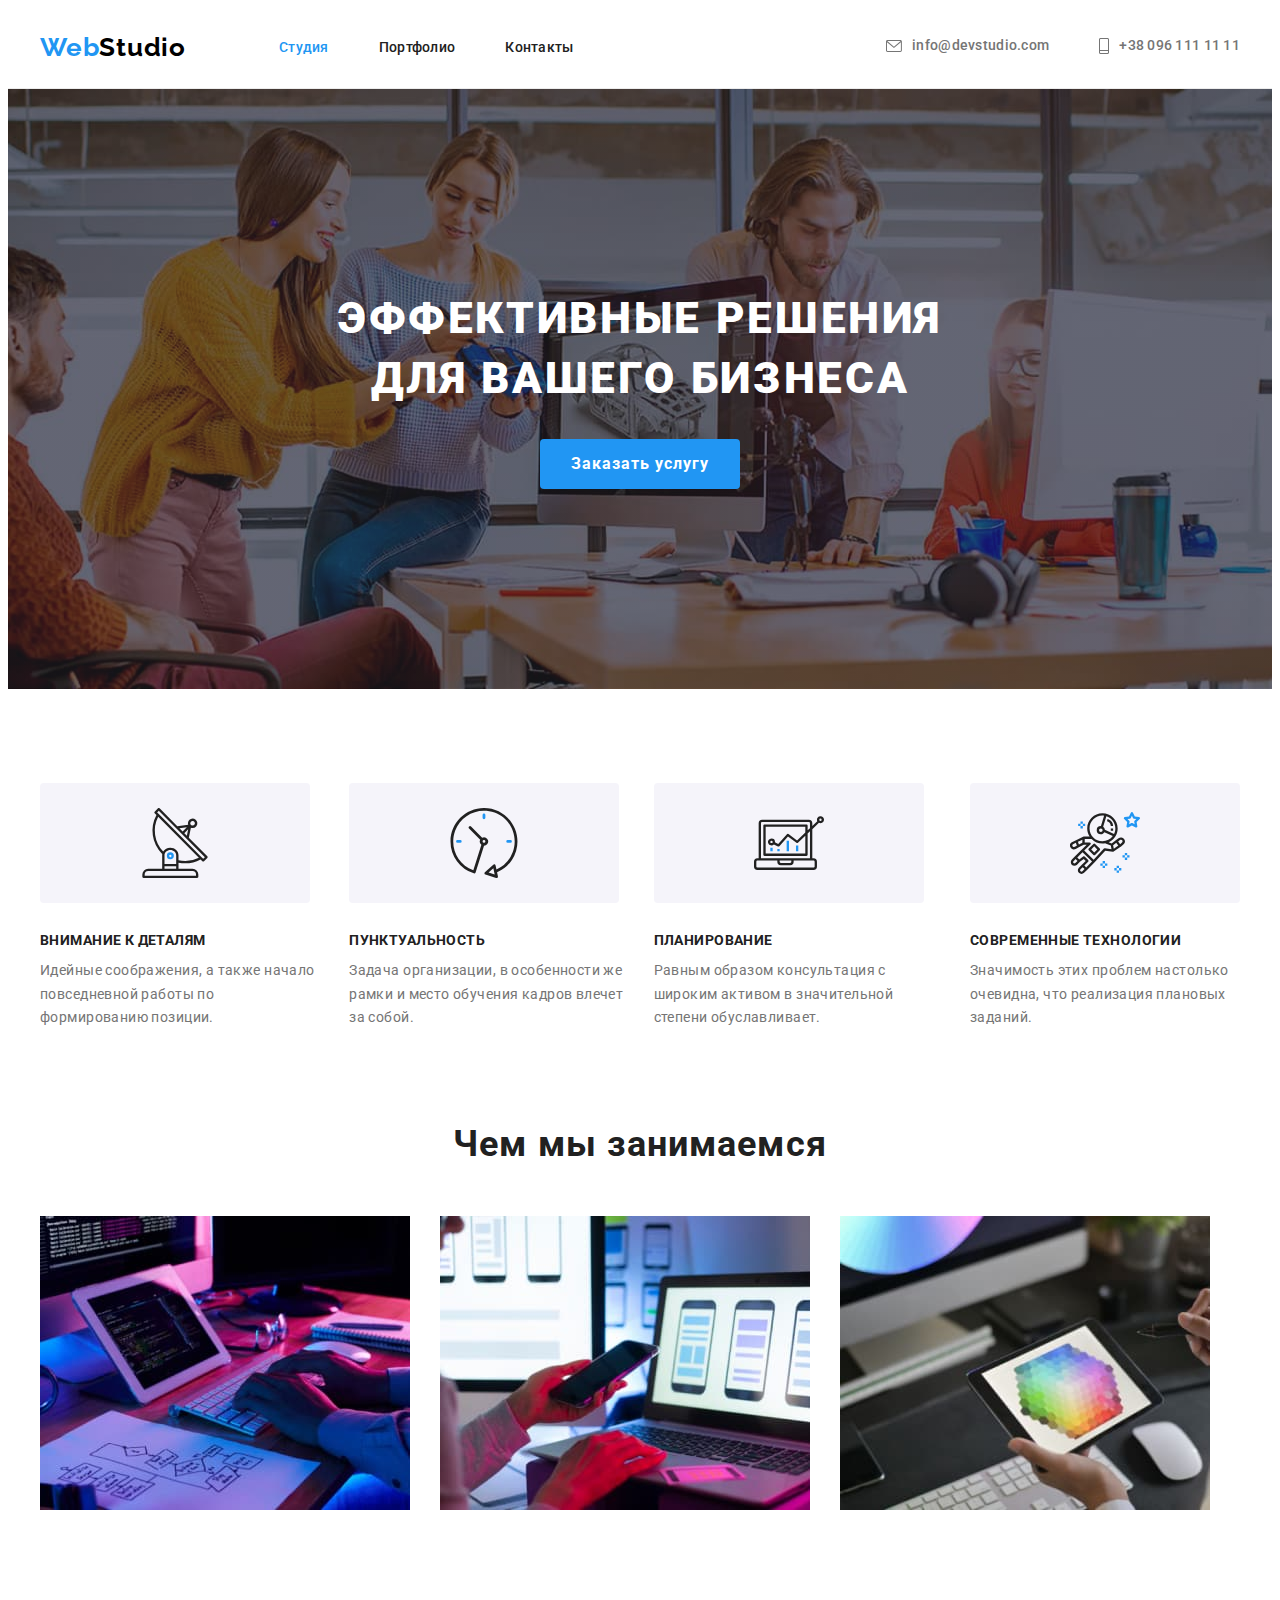
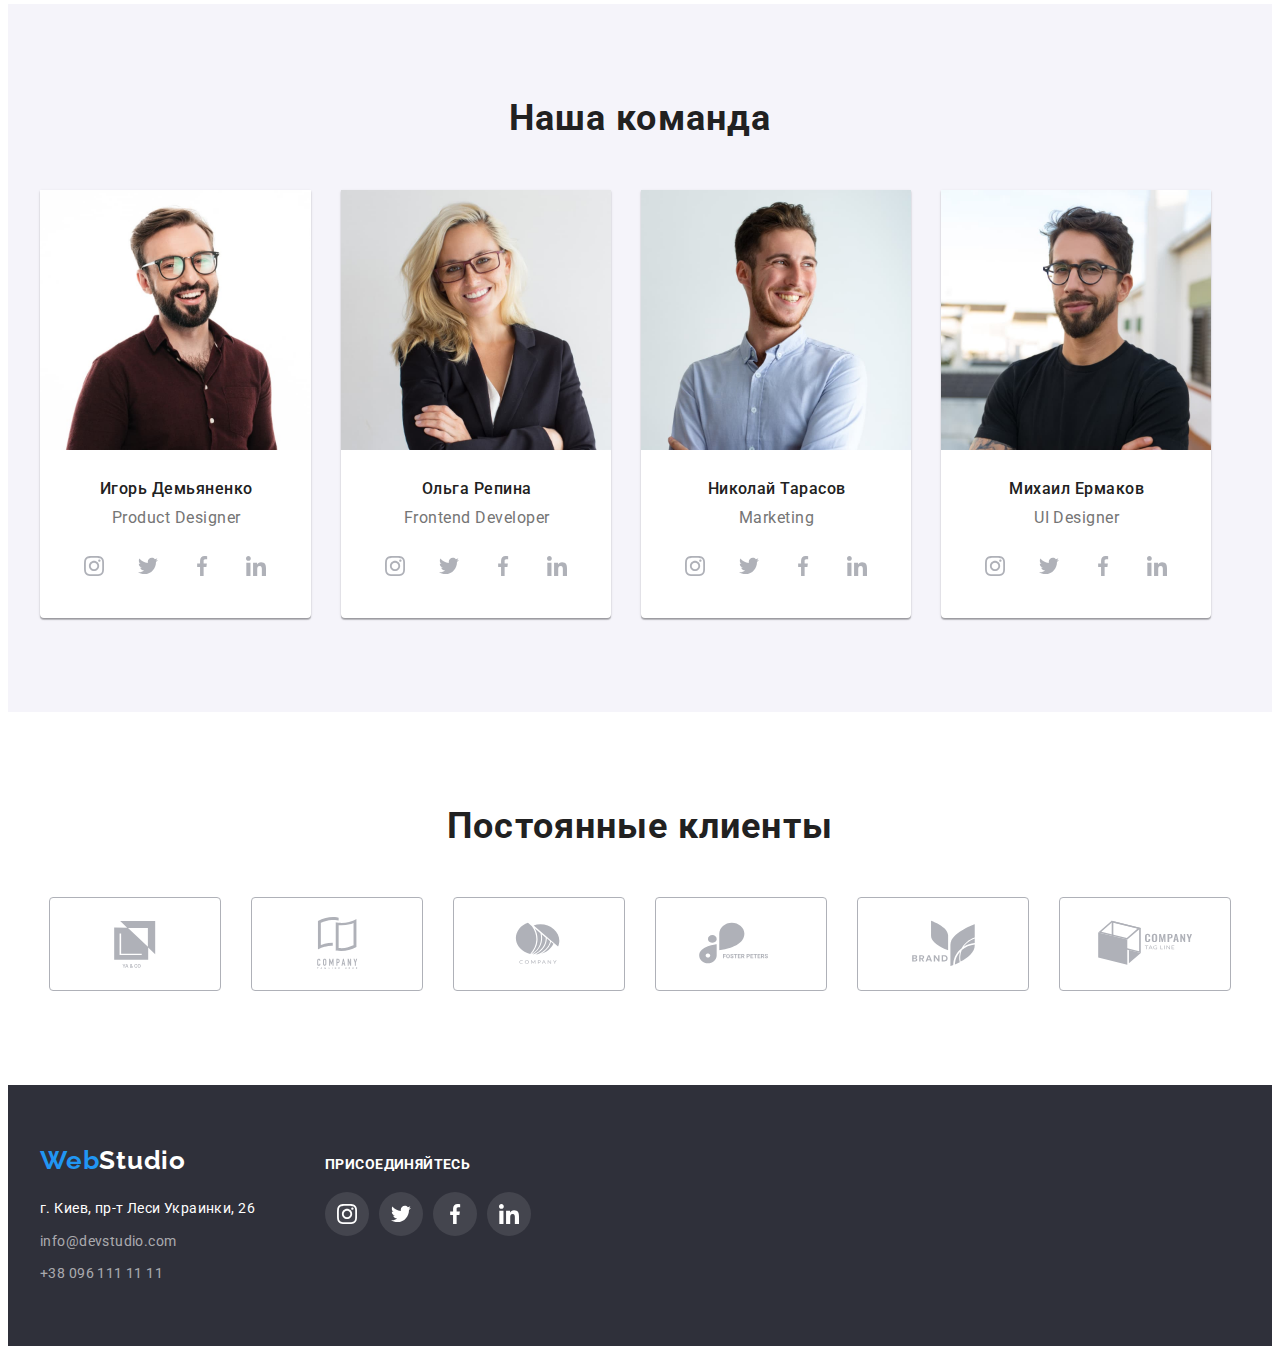
<file: index.html>
<!DOCTYPE html>
<html lang="ru">
<head>
    <meta charset="UTF-8">
    <meta http-equiv="X-UA-Compatible" content="IE=edge">
    <meta name="viewport" content="width=device-width, initial-scale=1.0">
    <link rel="preconnect" href="https://fonts.googleapis.com"/>
    <link rel="preconnect" href="https://fonts.gstatic.com" crossorigin />
    <link href="https://fonts.googleapis.com/css2?family=Raleway:wght@700&family=Roboto:wght@400;500;700;900&display=swap"
        rel="stylesheet"/>
        <link rel="stylesheet" href="https://cdnjs.cloudflare.com/ajax/libs/modern-normalize/1.1.0/modern-normalize.min.css"
            integrity="sha512-wpPYUAdjBVSE4KJnH1VR1HeZfpl1ub8YT/NKx4PuQ5NmX2tKuGu6U/JRp5y+Y8XG2tV+wKQpNHVUX03MfMFn9Q=="
            crossorigin="anonymous" referrerpolicy="no-referrer" />
        <link rel="stylesheet" href="./css/styles.css" />
    <title>Web Studio</title>
</head>
<body>
    <!--HEADER-->
 <header class="header">
     <div class="container">
<nav class="header-nav">
    <a href="./index.html" class="header-logo link"><span class="current">Web</span>Studio</a>
<ul class="header-list">
    <li class="header-item list"><a href="./index.html" class="link current">Студия</a></li>
    <li class="header-item list"><a href="./portfolio.html" class="link">Портфолио</a></li>
    <li class="header-item list"><a href="" class="link">Контакты</a></li>
</ul>
</nav>
<ul class="header-contact">
<li class="list">
    <a class="header-mail link" href="mailto:info@devstudio.com">
        <svg class="icon-mail">
        <use href="./images/symbol-defs.svg#icon-mail">
        </use>
    </svg>info@devstudio.com</a>
    </li>
    <li class="list">
        <a class="header-tel link" href="tel:+380961111111">
        <svg class="icon-tel">
        <use href="./images/symbol-defs.svg#icon-tel">
        </use>
    </svg>+38 096 111 11 11</a>
    </li>
    </ul>
    </div>
 </header>
    <main>
    <!--HERO-->
     <section class="hero">
        <div class="container">
<h1 class="hero-text">ЭФФЕКТИВНЫЕ РЕШЕНИЯ <br>ДЛЯ ВАШЕГО БИЗНЕСА</h1>
<button type="button" class="text-btn btn">Заказать услугу</button>
</div>
     </section>
    <!--ПРЕИМУЩЕСТВА-->
     <section class="advantage">
         <div class="container">
         <h2 class="visually-hidden">Наши преимущества</h2>
         <ul class="advantage-list list">
         <li class="list-item icon-antenna"><h3 class="advantage-item">Внимание к деталям</h3>
         <p class="advantage-text">Идейные соображения, а также начало повседневной работы по формированию позиции.</p>
        </li>
         <li class="list-item icon-clock">
             <h3 class="advantage-item">Пунктуальность</h3>
            <p class="advantage-text">Задача организации, в особенности же рамки и место обучения кадров влечет за собой.</p>
        </li>
            <li class="list-item icon-diagram">
                <h3 class="advantage-item">Планирование</h3>
                <p class="advantage-text">Равным образом консультация с широким активом в значительной степени обуславливает.</p>
            </li>
            <li class="list-item icon-astronaut">
                <h3 class="advantage-item">Современные технологии</h3>
                <p class="advantage-text">Значимость этих проблем настолько очевидна, что реализация плановых заданий.</p>
            </li>
        </ul>
        </div>
        </section>
        <!--ЧЕМ МЫ ЗАНИМАЕМСЯ-->
        <section class="doing">
            <div class="container">
        <h2 class="doing-title">Чем мы занимаемся</h2>
        <ul class="doing-img list">
            <li class="doing-item"><img src="./images/comp-1.jpg" alt="работа за ноутбуком"></li>
            <li class="doing-item"><img src="./images/comp-2.jpg" alt="работа за ноутбуком"></li>
            <li class="doing-item"><img src="./images/comp-3.jpg" alt="работа за ноутбуком"></li>
        </ul>
        </div>
     </section>
    <!--НАША КОМАНДА-->
     <section class="team">
         <div class="container">
       <h2 class="team-title">Наша команда</h2>
       <ul class="card-set">
           <li class="card-item list">
            <img src="./images/igor.jpg" alt="сотрудник Игорь" width="270" height="260">
            <div class="team-names">
               <h3 class="team-worker">Игорь Демьяненко</h3>
                  <p lang="en" class="team-text">Product Designer</p>
                </div>
                <div>
                    <ul class="team-soc-list list">
                        <li class="team-soc-item">
                            <a href="" class="master-soc-link">
                                <svg class="master-soc-icon" width="20" height="20">
                                    <use href="./images/symbol-defs.svg#icon-instagram"></use>
                                </svg>
                            </a>
                        </li>
                        <li class="team-soc-item">
                            <a href="" class="master-soc-link">
                                <svg class="master-soc-icon" width="20" height="20">
                                    <use href="./images/symbol-defs.svg#icon-twitter"></use>
                                </svg>
                            </a>
                        </li>
                        <li class="team-soc-item">
                            <a href="" class="master-soc-link">
                                <svg class="master-soc-icon" width="20" height="20">
                                    <use href="./images/symbol-defs.svg#icon-facebook"></use>
                                </svg>
                            </a>
                        </li>
                        <li class="team-soc-item">
                            <a href="" class="master-soc-link">
                                <svg class="master-soc-icon" width="20" height="20">
                                    <use href="./images/symbol-defs.svg#icon-linkedin"></use>
                                </svg>
                            </a>
                        </li>
                    </ul>
                </div>
    </li>
           <li class="card-item list">
            <img src="./images/olga.jpg" alt="сотрудник Ольга" width="270" height="260">
            <div class="team-names">
               <h3 class="team-worker">Ольга Репина</h3>
                  <p lang="en" class="team-text">Frontend Developer</p>
                </div>
                <div>
                    <ul class="team-soc-list list">
                        <li class="team-soc-item">
                            <a href="" class="master-soc-link">
                                <svg class="master-soc-icon" width="20" height="20">
                                    <use href="./images/symbol-defs.svg#icon-instagram"></use>
                                </svg>
                            </a>
                        </li>
                        <li class="team-soc-item">
                            <a href="" class="master-soc-link">
                                <svg class="master-soc-icon" width="20" height="20">
                                    <use href="./images/symbol-defs.svg#icon-twitter"></use>
                                </svg>
                            </a>
                        </li>
                        <li class="team-soc-item">
                            <a href="" class="master-soc-link">
                                <svg class="master-soc-icon" width="20" height="20">
                                    <use href="./images/symbol-defs.svg#icon-facebook"></use>
                                </svg>
                            </a>
                        </li>
                        <li class="team-soc-item">
                            <a href="" class="master-soc-link">
                                <svg class="master-soc-icon" width="20" height="20">
                                    <use href="./images/symbol-defs.svg#icon-linkedin"></use>
                                </svg>
                            </a>
                        </li>
                    </ul>
                </div>
            </li>
           <li class="card-item list">
            <img src="./images/nikolay.jpg" alt="сотрудник Николай" width="270" height="260">
            <div class="team-names">
               <h3 class="team-worker">Николай Тарасов</h3>
                  <p lang="en" class="team-text">Marketing</p>
                </div>
                <div>
                    <ul class="team-soc-list list">
                        <li class="team-soc-item">
                            <a href="" class="master-soc-link">
                                <svg class="master-soc-icon" width="20" height="20">
                                    <use href="./images/symbol-defs.svg#icon-instagram"></use>
                                </svg>
                            </a>
                        </li>
                        <li class="team-soc-item">
                            <a href="" class="master-soc-link">
                                <svg class="master-soc-icon" width="20" height="20">
                                    <use href="./images/symbol-defs.svg#icon-twitter"></use>
                                </svg>
                            </a>
                        </li>
                        <li class="team-soc-item">
                            <a href="" class="master-soc-link">
                                <svg class="master-soc-icon" width="20" height="20">
                                    <use href="./images/symbol-defs.svg#icon-facebook"></use>
                                </svg>
                            </a>
                        </li>
                        <li class="team-soc-item">
                            <a href="" class="master-soc-link">
                                <svg class="master-soc-icon" width="20" height="20">
                                    <use href="./images/symbol-defs.svg#icon-linkedin"></use>
                                </svg>
                            </a>
                        </li>
                    </ul>
                </div>
            </li>
           <li class="card-item list">
            <img src="./images/mihail.jpg" alt="сотрудник Михаил" width="270" height="260">
            <div class="team-names">
               <h3 class="team-worker">Михаил Ермаков</h3>
                  <p lang="en" class="team-text">UI Designer</p>
                </div>
                <div>
                    <ul class="team-soc-list list">
                        <li class="team-soc-item">
                            <a href="" class="master-soc-link">
                                <svg class="master-soc-icon" width="20" height="20">
                                    <use href="./images/symbol-defs.svg#icon-instagram"></use>
                                </svg>
                            </a>
                        </li>
                        <li class="team-soc-item">
                            <a href="" class="master-soc-link">
                                <svg class="master-soc-icon" width="20" height="20">
                                    <use href="./images/symbol-defs.svg#icon-twitter"></use>
                                </svg>
                            </a>
                        </li>
                        <li class="team-soc-item">
                            <a href="" class="master-soc-link">
                                <svg class="master-soc-icon" width="20" height="20">
                                    <use href="./images/symbol-defs.svg#icon-facebook"></use>
                                </svg>
                            </a>
                        </li>
                        <li class="team-soc-item">
                            <a href="" class="master-soc-link">
                                <svg class="master-soc-icon" width="20" height="20">
                                    <use href="./images/symbol-defs.svg#icon-linkedin"></use>
                                </svg>
                            </a>
                        </li>
                    </ul>
                </div>
            </li>
       </ul>
    </div>
     </section>
    <!--Постоянные клиенты-->
<section class="clients">
    <div class="container">
        <h2 class="clients-title">Постоянные клиенты</h2>
        <ul class="clients-list list">
            <li class="clients-item">
                <a href="" class="clients-link">
                    <svg class="clients-icon" width="170" height="92">
                        <use href="./images/symbol-defs.svg#icon-Client-1">
                        </use>
                    </svg>
                </a>
            </li>
            <li class="clients-item">
                <a href="" class="clients-link">
                    <svg class="clients-icon" width="170" height="92">
                        <use href="./images/symbol-defs.svg#icon-Client-2">
                        </use>
                    </svg>
                </a>
            </li>
            <li class="clients-item">
                <a href="" class="clients-link">
                    <svg class="clients-icon" width="170" height="92">
                        <use href="./images/symbol-defs.svg#icon-Client-3">
                        </use>
                    </svg>
                </a>
            </li>
            <li class="clients-item">
                <a href="" class="clients-link">
                    <svg class="clients-icon" width="170" height="92">
                        <use href="./images/symbol-defs.svg#icon-Client-4">
                        </use>
                    </svg>
                </a>
            </li>
            <li class="clients-item">
                <a href="" class="clients-link">
                    <svg class="clients-icon" width="170" height="92">
                        <use href="./images/symbol-defs.svg#icon-Client-5">
                        </use>
                    </svg>
                </a>
            </li>
            <li class="clients-item">
                <a href="" class="clients-link">
                    <svg class="clients-icon" width="170" height="92">
                        <use href="./images/symbol-defs.svg#icon-Client-6">
                        </use>
                    </svg>
                </a>
            </li>
        </ul>
    </div>
</section>

    </main>
    <!--FOOTER-->
    <footer class="footer">
        <div class="container adress">
            <div class="adress-block">
        <a href="./index.html" class="footer-logo link"><span class="current">Web</span>Studio</a>
        <address class="footer-adress">
        <ul class="list">
            <li class="footer-street">
                <a class="link" href="https://goo.gl/maps/Du5BvkdDdFxgs5gp9">г. Киев, пр-т Леси Украинки, 26</a>
            </li>
            <li class="footer-mail">
                <a class="link" href="mailto:info@devstudio.com">info@devstudio.com</a>
            </li>
            <li>
                <a class="link footer-tel" href="tel:+380961111111">+38 096 111 11 11</a>
            </li>
        </ul>
        </address>
        </div>
        <div class="join">
            <h3 class="join-title">присоединяйтесь</h3>
            <ul class="join-list list">
                <li class="join-item">
                    <a href="" class="join-link">
                        <svg class="join-icon" width="20" height="20">
                            <use href="./images/symbol-defs.svg#icon-instagram">
                            </use>
                        </svg>
                    </a>
                </li>
                <li class="join-item">
                    <a href="" class="join-link">
                        <svg class="join-icon" width="20" height="20">
                            <use href="./images/symbol-defs.svg#icon-twitter">
                            </use>
                        </svg>
                    </a>
                </li>
                <li class="join-item">
                    <a href="" class="join-link">
                        <svg class="join-icon" width="20" height="20">
                            <use href="./images/symbol-defs.svg#icon-facebook">
                            </use>
                        </svg>
                    </a>
                </li>
                <li class="join-item">
                    <a href="" class="join-link">
                        <svg class="join-icon" width="20" height="20">
                            <use href="./images/symbol-defs.svg#icon-linkedin">
                            </use>
                        </svg>
                    </a>
                </li>
            </ul>
        </div>
        </div>
       
        
    </footer>
</body>
</html>
</file>
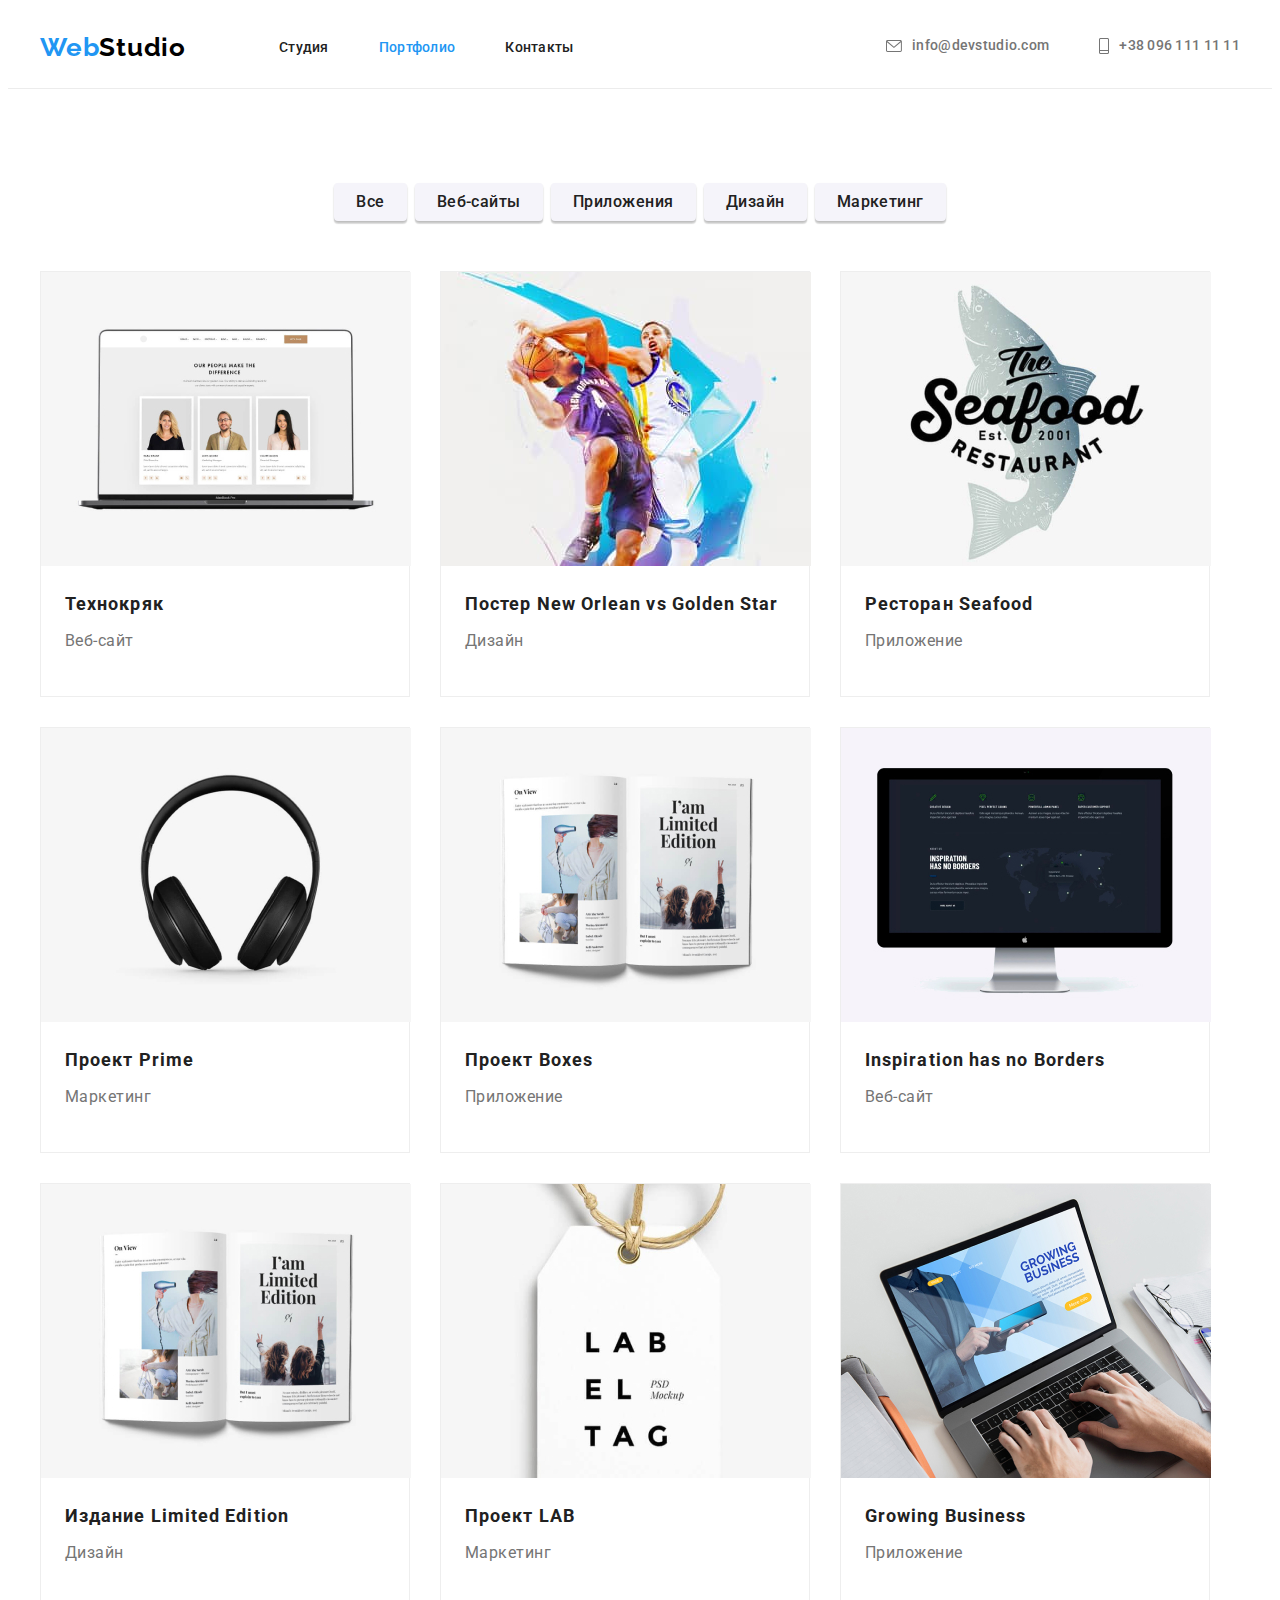
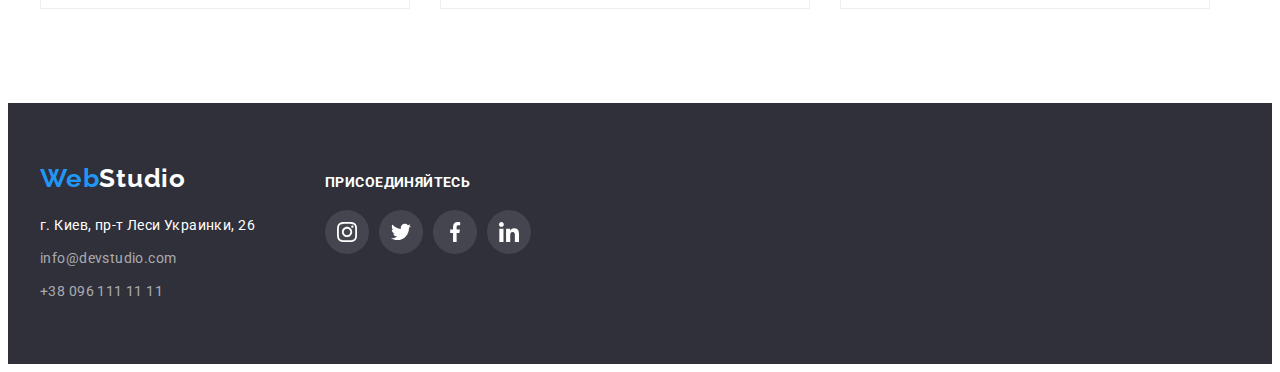
<file: portfolio.html>
<!DOCTYPE html>
<html lang="ru">
<head>
    <meta charset="UTF-8">
    <meta http-equiv="X-UA-Compatible" content="IE=edge">
    <meta name="viewport" content="width=device-width, initial-scale=1.0">
    <link rel="preconnect" href="https://fonts.googleapis.com" />
    <link rel="preconnect" href="https://fonts.gstatic.com" crossorigin />
    <link href="https://fonts.googleapis.com/css2?family=Raleway:wght@700&family=Roboto:wght@400;500;700;900&display=swap"
        rel="stylesheet" />
        <link rel="stylesheet" href="https://cdnjs.cloudflare.com/ajax/libs/modern-normalize/1.1.0/modern-normalize.min.css"
            integrity="sha512-wpPYUAdjBVSE4KJnH1VR1HeZfpl1ub8YT/NKx4PuQ5NmX2tKuGu6U/JRp5y+Y8XG2tV+wKQpNHVUX03MfMFn9Q=="
            crossorigin="anonymous" referrerpolicy="no-referrer" />
    <link rel="stylesheet" href="./css/styles.css" />
    <title>Портфолио</title>
</head>
<body>
    <!--HEADER-->
    <header class="header">
        <div class="container">
            <nav class="header-nav">
                <a href="./index.html" class="header-logo link"><span class="current">Web</span>Studio</a>
                <ul class="header-list">
                    <li class="header-item list"><a href="./index.html" class="link">Студия</a></li>
                    <li class="header-item list"><a href="./portfolio.html" class="link current">Портфолио</a></li>
                    <li class="header-item list"><a href="" class="link">Контакты</a></li>
                </ul>
            </nav>
            <ul class="header-contact">
                <li class="list">
                    <a class="header-mail link" href="mailto:info@devstudio.com">
                        <svg class="icon-mail">
                            <use href="./images/symbol-defs.svg#icon-mail">
                            </use>
                        </svg>info@devstudio.com</a>
                </li>
                <li class="list">
                    <a class="header-tel link" href="tel:+380961111111">
                        <svg class="icon-tel">
                            <use href="./images/symbol-defs.svg#icon-tel">
                            </use>
                        </svg>+38 096 111 11 11</a>
                </li>
            </ul>
        </div>
    </header>
    <main>
        <!--ФОТОГАЛЕРЕЯ-->
        <section class="section-portfolio">
            <div class="container portfolio">
            <h1 class="visually-hidden">Портфолио</h1>
            <ul class="filter-portfolio list">
                <li class="filter-item">
                    <button type="button" class="btn-portfolio">Все</button>
                </li>
                <li class="filter-item">
                    <button type="button" class="btn-portfolio">Веб-сайты</button>
                </li>
                <li class="filter-item">
                    <button type="button" class="btn-portfolio">Приложения</button>
                </li>
                <li class="filter-item">
                    <button type="button" class="btn-portfolio">Дизайн</button>
                </li>
                <li class="filter-item">
                    <button type="button" class="btn-portfolio">Маркетинг</button>
                </li>
            </ul>
            <!--ПОРТФОЛИО-->
            <ul class="portfolio-set list">
                <li class="portfolio-card">
                <a href="" class="portfolio-link">
                     <img src="./images/tehnokrik.jpg" alt="изображение веб сайта" width="370" height="294">
                     <div class="portfolio-items">
                <h2 class="portfolio-title">Технокряк</h2>
                <p class="portfolio-text">Веб-сайт</p>
                </div>
                </a>
                </li>
                <li class="portfolio-card">
                    <a href="" class="portfolio-link">
                    <img src="./images/new-orlean.jpg" alt="дизайн с баскетболистами" width="370" height="294">
                    <div class="portfolio-items">
                <h2 class="portfolio-title">Постер New Orlean vs Golden Star</h2>
                <p class="portfolio-text">Дизайн</p>
                </div>
                </a>
            </li>
                <li class="portfolio-card">
                    <a href="" class="portfolio-link">
                    <img src="./images/seafood.jpg" alt="логотип ресторана" width="370" height="294">
                    <div class="portfolio-items">
                <h2 class="portfolio-title">Ресторан Seafood</h2>
                <p class="portfolio-text">Приложение</p>
                </div>
                </a>
            </li>
                <li class="portfolio-card">
                    <a href="" class="portfolio-link">
                    <img src="./images/prime.jpg" alt="наушники" width="370" height="294">
                    <div class="portfolio-items">
                <h2 class="portfolio-title">Проект Prime</h2>
                <p class="portfolio-text">Маркетинг</p>
                </div>
                </a>
            </li>
                <li class="portfolio-card">
                    <a href="" class="portfolio-link">
                    <img src="./images/limited-edition.jpg" alt="две коробки" width="370" height="294">
                    <div class="portfolio-items">
                <h2 class="portfolio-title">Проект Boxes</h2>
                <p class="portfolio-text">Приложение</p>
                </div>
                </a>
            </li>
                <li class="portfolio-card">
                    <a href="" class="portfolio-link">
                    <img src="./images/inspiration.jpg" alt="экран с веб сайтом" width="370" height="294">
                    <div class="portfolio-items">
                <h2 class="portfolio-title">Inspiration has no Borders     </h2>
                <p class="portfolio-text">Веб-сайт</p>
                </div>
                </a>
            </li>
                <li class="portfolio-card">
                    <a href="" class="portfolio-link">
                    <img src="./images/limited-edition.jpg" alt="открытый журнал" width="370" height="294">
                    <div class="portfolio-items">
                <h2 class="portfolio-title">Издание Limited Edition</h2>
                <p class="portfolio-text">Дизайн</p>
                </div>
                </a>
            </li>
                <li class="portfolio-card">
                    <a href="" class="portfolio-link">
                    <img src="./images/lab.jpg" alt="бирка с лого" width="370" height="294">
                    <div class="portfolio-items">
                <h2 class="portfolio-title">Проект LAB</h2>
                <p class="portfolio-text">Маркетинг</p>
                </div>
                </a>
            </li>
            <li class="portfolio-card">
                <a href="" class="portfolio-link">
                <img src="./images/growing.jpg" alt="ноутбук" width="370" height="294">
                <div class="portfolio-items">
                <h2 class="portfolio-title">Growing Business</h2>
                <p class="portfolio-text">Приложение</p>
                </div>
                </a>
            </li>
            </ul>
            </div>
        </section>
    </main>
    <!--FOOTER-->
<footer class="footer">
    <div class="container adress">
        <div class="adress-block">
            <a href="./index.html" class="footer-logo link"><span class="current">Web</span>Studio</a>
            <address class="footer-adress">
                <ul class="list">
                    <li class="footer-street">
                        <a class="link" href="https://goo.gl/maps/Du5BvkdDdFxgs5gp9">г. Киев, пр-т Леси Украинки, 26</a>
                    </li>
                    <li class="footer-mail">
                        <a class="link" href="mailto:info@devstudio.com">info@devstudio.com</a>
                    </li>
                    <li>
                        <a class="link footer-tel" href="tel:+380961111111">+38 096 111 11 11</a>
                    </li>
                </ul>
            </address>
        </div>
        <div class="join">
            <h3 class="join-title">присоединяйтесь</h3>
            <ul class="join-list list">
                <li class="join-item">
                    <a href="" class="join-link">
                        <svg class="join-icon" width="20" height="20">
                            <use href="./images/symbol-defs.svg#icon-instagram">
                            </use>
                        </svg>
                    </a>
                </li>
                <li class="join-item">
                    <a href="" class="join-link">
                        <svg class="join-icon" width="20" height="20">
                            <use href="./images/symbol-defs.svg#icon-twitter">
                            </use>
                        </svg>
                    </a>
                </li>
                <li class="join-item">
                    <a href="" class="join-link">
                        <svg class="join-icon" width="20" height="20">
                            <use href="./images/symbol-defs.svg#icon-facebook">
                            </use>
                        </svg>
                    </a>
                </li>
                <li class="join-item">
                    <a href="" class="join-link">
                        <svg class="join-icon" width="20" height="20">
                            <use href="./images/symbol-defs.svg#icon-linkedin">
                            </use>
                        </svg>
                    </a>
                </li>
            </ul>
        </div>
    </div>


</footer>
    </body>
    
    </html>
</file>
<file: css/styles.css>
/*--------------------PAGE STUDIO-------------------------*/

:root {
    --title-text-color: #212121 ;
    --primary-text-color: #757575;
    --logo-text-color: #FFFFFF;
    --acent-color:#2196F3;
    --header-logo:#000000;
    --background-color: #2F303A;
    --border-card:#EEEEEE;
    --hero-color:#C4C4C4;
    --social-media:#AFB1B8;
    --social-media-button:#ffffff;
}

body {
font-family: 'Roboto', sans-serif;
font-size: 14px;
letter-spacing: 0.03em;
color: var(--title-text-color);
background-color:var(--logo-text-color);
}

p,
h1,
h2,
h3,
h4,
h5,
h6 {
    margin: 0;
}

ul {
    padding: 0;
    margin: 0;
}

.list {
list-style: none;
}

.link {
    text-decoration: none;
    color: inherit;
}

.container {
    width: 1200px;
    padding-right: 15px;
    padding-left: 15px;
    margin: 0 auto;
    /* outline: solid 1px tomato; */
}

/* ---------------------------HEADER---------------------- */

.header {
    border-bottom: 1px solid #ECECEC;
}

.header .container {
    display: flex;
    align-items: center;
}

.header-nav {
    display: flex;
}

.header-logo {
    display: flex;
    align-items: center;
    font-family: 'Raleway', sans-serif;
    font-weight: 700;
    font-size: 26px;
    line-height: 1.2;
    letter-spacing: 0.03em;
    color: var(--header-logo);
}

.header-list {
display: flex;
margin-left: 93px;
font-weight: 500;
font-size: 14px;
line-height: 1.14;
letter-spacing: 0.02em;
}

.header-list .header-item:not(:last-child) {
margin-right: 50px;
}

.header-list .link {
display: block;
padding-top: 32px;
padding-bottom: 32px;
}

.header-item a:hover,
.header-item a:focus {
   color: var(--acent-color);
}

.current {
    color: var(--acent-color);
}

.header-contact {
    display: inline-flex;
    margin-left: auto;
    /* fill: currentColor; */
}

.header-contact li:not(:last-child) {
    margin-right: 50px;
}

.header-mail {
    display: inline-flex;
    align-items: center;
    font-weight: 500;
    font-size: 14px;
    line-height: 1.14;
    letter-spacing: 0.02em;
color: var(--primary-text-color);
fill: currentColor;

}

.header-tel {
    display: inline-flex;
    align-items: center;
    font-weight: 500;
    font-size: 14px;
    line-height: 1.14;
    letter-spacing: 0.02em;
color: var(--primary-text-color);
fill: currentColor;

}

.header-mail:hover,
.header-mail:focus {
    color: var(--acent-color);
    fill: var(--acent-color);
}

.header-tel:hover,
.header-tel:focus {
    color: var(--acent-color);
    fill: var(--acent-color);
}

.icon-mail {
    width: 16px;
    height: 12px;
    margin-right: 10px;
}

.icon-tel {
    width: 10px;
    height: 16px;
    margin-right: 10px;
}

/* --------------------------HERO ---------------------------*/

.hero {
    background-color: var(--hero-color);
    text-align: center;
    padding: 200px 0px 200px 0px;
    max-width: 1600px;
    max-height: 600px;
    margin-left: auto;
    margin-right: auto;
    background-image:linear-gradient( to right,
     rgba(47, 48, 58, 0.4),
     rgba(47, 48, 58, 0.4)),
    url('../images/hero.jpg');
    background-repeat: no-repeat;
    background-size: cover;
    background-position: center;
}


.hero-text {
    margin-top: 0;
    margin-bottom: 30px;
    font-weight: 900;
    font-size: 44px;
    line-height: 1.36;
    letter-spacing: 0.06em;
    color: var(--logo-text-color);
    
}
.btn {
    width: 200px;
    height: 50px;
    border-radius: 4px;
    border: none;
}

.text-btn {
    font-family: inherit;
    font-weight: 700;
    font-size: 16px;
    line-height: 1.88;
    letter-spacing: 0.06em;
    color: #FFFFFF;
    background-color: var(--acent-color);
    cursor: pointer;
}

.text-btn:hover,
.text-btn:focus {
    background-color: #188CE8;
}

/* --------------------------ПРЕИМУЩЕСТВА ---------------------------*/

.visually-hidden {
    position: absolute;
    width: 1px;
    height: 1px;
    margin: -1px;
    border: 0;
    padding: 0;
    white-space: nowrap;
    clip-path: inset(100%);
    clip: rect(0 0 0 0);
    overflow: hidden;
}

.advantage {
    padding-top: 94px;
    padding-bottom: 94px;
}

.advantage-list {
    display: flex;
}

.advantage-item {
    margin-top: 0;
    margin-bottom: 10px;
    font-weight: 700;
    font-size: 14px;
    line-height: 1.14;
    letter-spacing: 0.03em;
    text-transform: uppercase;
    color: var(--title-text-color);
}

.advantage-list li:not(:last-child) {
    margin-right: 30px;
}

.advantage-text {
    margin-top: 0;
    margin-bottom: 0;
    font-weight: 400;
    font-size: 14px;
    line-height: 1.71;
    letter-spacing: 0.03em;
    color: var(--primary-text-color);
}

.list-item::before {
    display: block;
    content: '';
    width: 270px;
    height: 120px;
background-position: center;
    margin-bottom: 30px;
    background-repeat: no-repeat;
    background-color: #F5F4FA;
    border-radius: 4px;
}

.icon-antenna::before {
background-image: url('../images/antenna.svg');
}

.icon-clock::before {
    background-image: url('../images/clock.svg');
}

.icon-diagram::before {
    background-image: url('../images/diagram.svg');
}

.icon-astronaut::before {
    background-image: url('../images/astronaut.svg');
}

/*--------------ЧЕМ МЫ ЗАНИМАЕМСЯ-----------------*/

.doing {
    
    padding-bottom: 94px;
}

.doing-title {
    margin-top: 0px;
    margin-bottom: 50px;
    font-weight: 700;
    font-size: 36px;
    line-height: 1.16;
    text-align: center;
    letter-spacing: 0.03em;
    color: var(--title-text-color);
}

.doing-img {
    display: flex;
}

.doing-item:not(:last-child) {
    margin-right: 30px;
}

/*--------------НАША КОМАНДА-----------------*/
.team {
    background-color: #F5F4FA;
    padding-top: 94px;
    padding-bottom: 94px;
}

.team-title {
    margin-top: 0px;
    margin-bottom: 50px;
    font-weight: 700;
    font-size: 36px;
    line-height: 1.16;
    text-align: center;
    letter-spacing: 0.03em;
    color: var(--title-text-color);
}

.team-worker {
    margin-top: 0px;
    margin-bottom: 10px;
    font-weight: 500;
    font-size: 16px;
    line-height: 1.18;
    letter-spacing: 0.03em;
    color: var(--title-text-color);
}

.team-text {
    font-weight: 400;
    font-size: 16px;
    line-height: 1.18;
    letter-spacing: 0.03em;
    color: var(--primary-text-color);
}

/*--------------------НАША КОМАНДА CARD SET--------------*/

.card-set {
    display: flex;
    text-align: center;
}

.card-item {
    background-color: #FFFFFF;
    box-shadow: 0px 1px 3px rgba(0, 0, 0, 0.12),
    0px 1px 1px rgba(0, 0, 0, 0.14),
    0px 2px 1px rgba(0, 0, 0, 0.2);
    border-radius: 0px 0px 4px 4px;
}

img {
    display: block; 
}

.card-set .card-item:not(:last-child) {
    margin-right: 30px;
}

.team-names {
    padding: 30px 58px 16px 60px;
}

/*--------------------НАША КОМАНДА SOCIAL MEDIA--------------*/

.master-soc-link {
    width: 44px;
    height: 44px;
    background-color: var(--social-media-button);
    border-radius: 50%;
    display: flex;
    justify-content: center;
    align-items: center;
}

.master-soc-link:hover,
.master-soc-link:focus {
background-color: var(--acent-color);
}

.master-soc-link:hover .master-soc-icon {
    fill: var(--social-media-button);
}


.team-soc-list {
    display: flex;
    justify-content: center;
    margin-bottom: 30px;
}

.team-soc-item:not(:last-child) {
margin-right: 10px;
}

.master-soc-icon {
fill: var(--social-media);
}

/*------ПОСТОЯННЫЕ КЛИЕНТЫ-----------*/

.clients {
    padding-top: 94px;
    padding-bottom: 94px;
}

.clients-list {
    display: flex;
    justify-content: center;
}

.clients-title {
    margin-top: 0px;
    margin-bottom: 50px;
    font-weight: 700;
    font-size: 36px;
    line-height: 1.16;
    text-align: center;
    letter-spacing: 0.03em;
    color: var(--title-text-color);
}

.clients-link {
    width: 170px;
    height: 92px;
    display: flex;
    border: 1px solid var(--social-media);
    border-radius: 4px;
}

.clients-link:hover,
.clients-link:focus {
    border: 1px solid var(--acent-color);
}

.clients-item:not(:last-child) {
    margin-right: 30px;

}

.clients-icon {
    fill: var(--social-media);
}

.clients-icon:hover,
.clients-icon:focus {
    fill: var(--acent-color);
}

/*--------------FOOTER-----------------*/

.footer {
    background-color: var(--background-color);
    padding-top: 60px;
    padding-bottom: 60px;
    align-items: baseline;
    display: flex;
}

.footer-logo {
font-family: 'Raleway', sans-serif;
font-weight: 700;
font-size: 26px;
line-height: 1.2;
letter-spacing: 0.03em;
color: var(--logo-text-color);
display: block;
margin-bottom: 20px;
}

.footer-adress {
    font-weight: 400;
    font-style: normal;
    font-size: 14px;
    line-height: 1.71;
    letter-spacing: 0.03em;
    color: var(--logo-text-color);
}

.footer-street {
    display: block;
    margin-bottom: 9px;
}

.footer-mail {
font-style: normal;
font-weight: 400;
font-size: 14px;
line-height: 1.71;
letter-spacing: 0.03em;
color: rgba(255, 255, 255, 0.6);
display: block;
margin-bottom: 9px;
}

.footer-tel {
font-style: normal;
font-weight: 400;
font-size: 14px;
line-height: 1.71;
letter-spacing: 0.03em;
color: rgba(255, 255, 255, 0.6);
display: block;
}

.adress {
    display: flex;
    align-items: baseline;
}

.adress-block {
    margin-right: 70px;
}

.join-title {
    font-weight: 700;
    font-size: 14px;
    line-height: 16px;
    letter-spacing: 0.03em;
    text-transform: uppercase;
    color: var(--logo-text-color);
    margin-bottom: 20px;
}

.join-list {
    display: flex;
}

.join-link {
    width: 44px;
    height: 44px;
    background-color: rgba(255, 255, 255, 0.1);
    border-radius: 50%;
    display: flex;
    justify-content: center;
    align-items: center;
}

.join-link:hover,
.join-link:focus {
    background-color: var(--acent-color);
}

.join-item:not(:last-child) {
    margin-right: 10px;
}

.join-icon {
    fill: var(--logo-text-color);
}

/*----------------------PAGE PORTFOLIO----------------*/



.visually-hidden {
    display: block;
}

.section-portfolio {
    padding-top: 94px;
    padding-bottom: 94px;
    margin: 0 auto;
}

.filter-portfolio {
    display: flex;
    justify-content:center;
    margin-bottom: 50px;

}

.filter-portfolio .filter-item:not(:last-child) {
    margin-right: 8px;
}

.btn-portfolio {
    padding: 6px 22px;
    border: none;
    font-family: inherit;
    font-weight: 500;
    font-size: 16px;
    line-height: 1.62;
    letter-spacing: 0.03em;
    color: var(--title-text-color);
    background-color: #F5F4FA;
    cursor: pointer;
    border-radius: 4px;
    box-shadow: 0px 3px 1px rgba(0, 0, 0, 0.1),
    0px 1px 2px rgba(0, 0, 0, 0.08),
    0px 2px 2px rgba(0, 0, 0, 0.12);
}

.btn-portfolio:hover,
.btn-portfolio:focus {
background-color:  #2196F3;
color: var(--logo-text-color);
}

/*-----------------CARDS---------------- */

.portfolio-set {
    display: flex;
    flex-wrap: wrap;
}

.portfolio-card {
width: 370px;
margin-right: 30px;
margin-bottom: 30px;
background: var(--logo-text-color);
border: 1px solid var(--border-card);
box-sizing: border-box;
}

.portfolio-card:nth-child(3n) {
    margin-right: 0;
}

.portfolio-card:nth-last-child(-n +3) {
margin-bottom: 0px;
}

.portfolio-title {
    margin-bottom: 4px;
    font-weight: 700;
    font-size: 18px;
    line-height: 2;
    letter-spacing: 0.06em;
    color: var(--title-text-color);
}

.portfolio-text {
    margin-bottom: 20px;
    font-weight: 400;
    font-size: 16px;
    line-height: 1.88;
    letter-spacing: 0.03em;
    color: var(--primary-text-color);
}

.portfolio-items {
    padding: 20px 24px 20px 24px;
}

.portfolio-link {
    text-decoration: none;
}

.portfolio-link:hover,
.portfolio-focus:hover {
display: block;
box-shadow: 0px 1px 1px rgba(0, 0, 0, 0.12),
0px 4px 4px rgba(0, 0, 0, 0.06),
1px 4px 6px rgba(0, 0, 0, 0.16);
}
</file>
